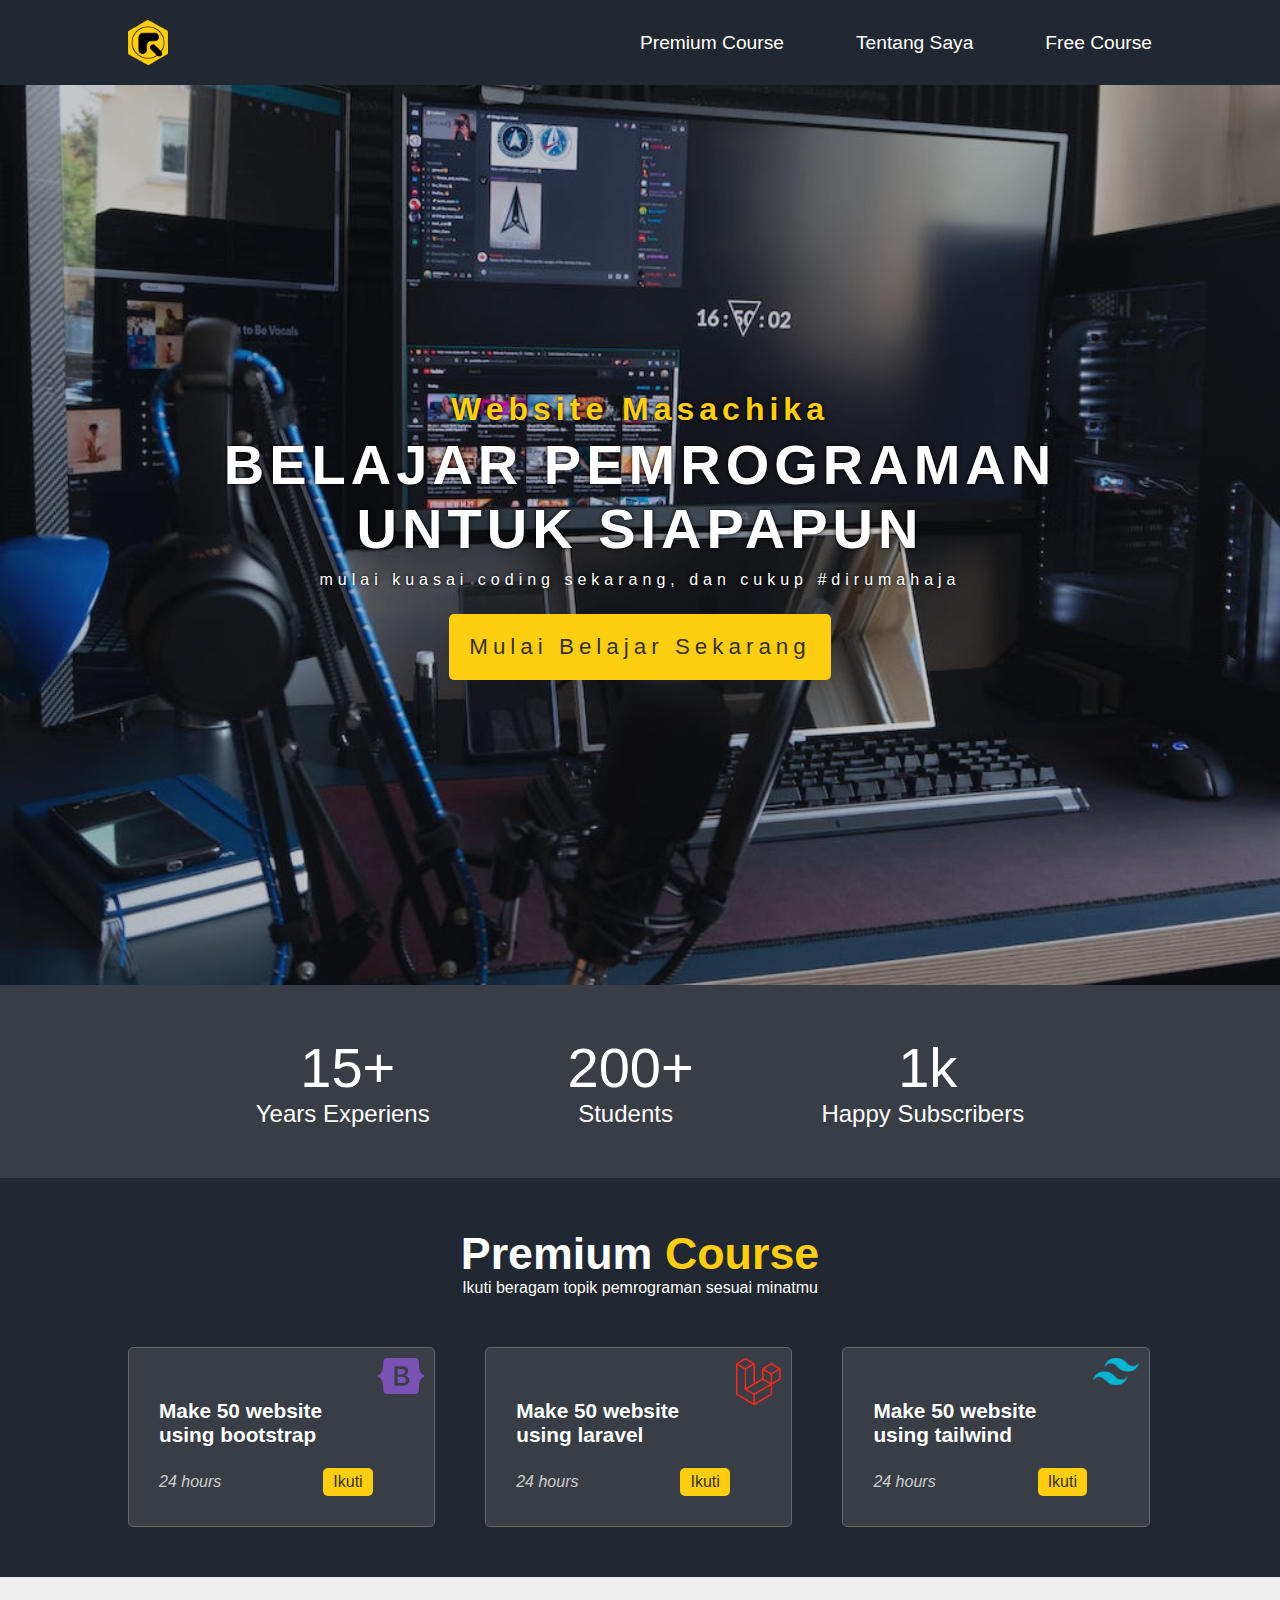
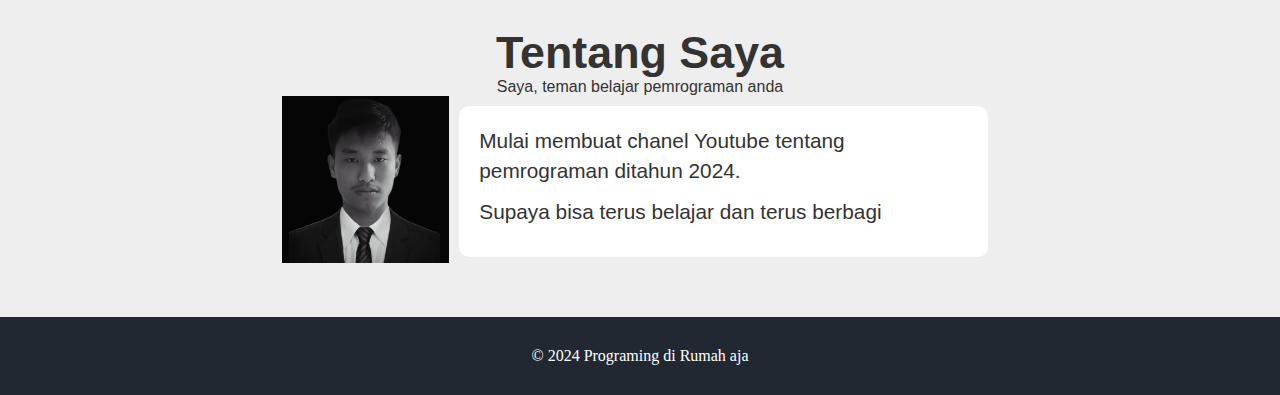
<file: index.html>
<!DOCTYPE html>
<html lang="en">
<head>
    <meta charset="UTF-8">
    <meta name="viewport" content="width=device-width, initial-scale=1.0">
    <title>Website Portofolio</title>
    <link rel="stylesheet" href="css/style.css">
    <link rel="stylesheet" href="https://cdnjs.cloudflare.com/ajax/libs/font-awesome/6.4.2/css/all.min.css" integrity="sha512-z3gLpd7yknf1YoNbCzqRKc4qyor8gaKU1qmn+CShxbuBusANI9QpRohGBreCFkKxLhei6S9CQXFEbbKuqLg0DA==" crossorigin="anonymous" referrerpolicy="no-referrer" />
</head>
<body>
    <!-- menu -->
    <nav>
        <div class="wreaper">
            <div class="logo"><img src="images/logo.png" alt=""></div>
            <div class="menu">
                <ul>
                    <li><a href='#premium-course'>Premium Course</a></li>
                    <li><a href='#tentang-saya'>Tentang Saya</a></li>
                    <li><a href='#'>Free Course</a></li>
                </ul>
            </div>
        </div>
    </nav>

    <!-- hero / jumbotron -->
     <header>
        <div class="header-opacity"></div>
        <div class="header-jumbotron">
            <h4>Website Masachika</h4>
            <h5>Belajar Pemrograman<br/> Untuk Siapapun </h5>
            <p>mulai kuasai coding sekarang, dan cukup #dirumahaja</p>
            <a href="belajar.html" class="button button-xl">Mulai Belajar Sekarang</a>
        </div>
     </header>

<!--statistic-->
     <section id="statistic">
        <div class="wreaper">
            <div>
                <p><i class="fa-solid fa-gear"></i>15+</p>
                <small>Years Experiens</small>
            </div>
            <div>
                <p><i class="fa-solid fa-graduation-cap"></i>200+</p>
                <small>Students</small>
            </div> <div>
                <p><i class="fa-brands fa-youtube"></i>1k</p>
                <small>Happy Subscribers</small>
            </div>
        </div>
     </section>
     <!--premium course-->
     <section id="premium-course">
        <div class="wreaper">
            <h3>Premium <span>Course</span></h3>
            <p>Ikuti beragam topik pemrograman sesuai minatmu</p>

            <div class="grid">
                <div class="item">
                    <img src="images/course/bootstrap.png"/>
                    <div class="item-detail">
                        <p>Make 50 website using bootstrap</p>
                        <div>
                            <small><i class="fa-solid fa-clock"></i>24 hours</small>
                            <a href="" class="button"><i class="fa-solid fa-cart-shopping"></i>Ikuti</a>
                        </div>
                    </div>
                </div>
                <div class="item">
                    <img src="images/course/laravel.png"/>
                    <div class="item-detail">
                        <p>Make 50 website using laravel</p>
                        <div>
                            <small><i class="fa-solid fa-clock"></i>24 hours</small>
                            <a href="" class="button"><i class="fa-solid fa-cart-shopping"></i>Ikuti</a>
                        </div>
                    </div>
                </div><div class="item">
                    <img src="images/course/tailwind.png"/>
                    <div class="item-detail">
                        <p>Make 50 website using tailwind</p>
                        <div>
                            <small><i class="fa-solid fa-clock"></i>24 hours</small>
                            <a href="" class="button"><i class="fa-solid fa-cart-shopping"></i>Ikuti</a>
                        </div>
                    </div>
                </div>
            </div>
           </div>    
     </section>
     <!-- tentang saya-->
      <section id="tentang-saya">
        <div class="wreaper">
            <h3>Tentang Saya</h3>
            <p>Saya, teman belajar pemrograman anda</p>
            <div>
                <div class="foto"><img src="images/profikul.png.webp" /></div>
                <div class="desc">
                    <p>Mulai membuat chanel Youtube tentang pemrograman ditahun 2024.</p>
                    <p>Supaya bisa terus belajar dan terus berbagi</p>
                    <div class="social">
                        <a href="https://www.tiktok.com/@masachika_30?_t=8rxVijQfbwl&_r=1"><i class="fa-brands fa-tiktok"></i></a>
                        <a href="https://www.instagram.com/ic.masachika/"><i class="fa-brands fa-instagram"></i></a>
                        <a href="https://github.com/johan3028"><i class="fa-brands fa-github"></i></a>
                        <a href="https://discord.gg/9hm8cfte"><i class="fa-brands fa-discord"></i></a>
                </div>
            </div>
        </div>
      </section>

      <footer>
        <div class="wreaper">&copy; 2024 Programing di Rumah aja</div>
      </footer>
</body>
</html>
</file>
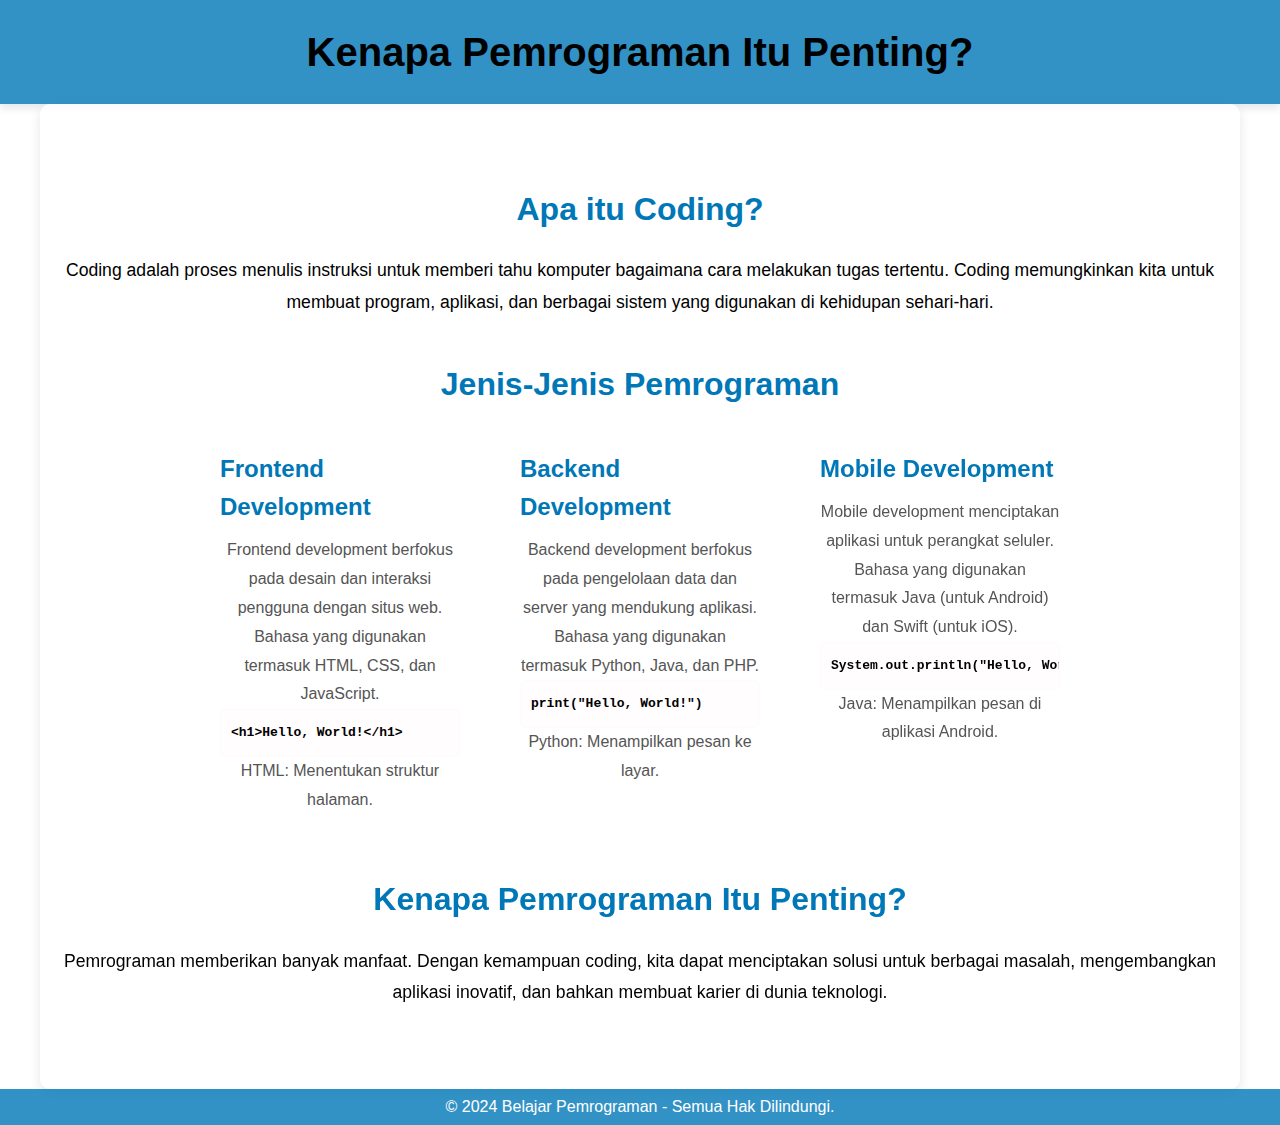
<file: belajar.html>
<!DOCTYPE html>
<html lang="id">
<head>
    <meta charset="UTF-8">
    <meta name="viewport" content="width=device-width, initial-scale=1.0">
    <title>Belajar Pemrograman</title>
    <link rel="stylesheet" href="belajar.css">
</head>
<body>
    <header>
        <h1>Kenapa Pemrograman Itu Penting?</h1>
    </header>

    <div class="content">
        <section id="coding">
            <h2>Apa itu Coding?</h2>
            <p>Coding adalah proses menulis instruksi untuk memberi tahu komputer bagaimana cara melakukan tugas tertentu. Coding memungkinkan kita untuk membuat program, aplikasi, dan berbagai sistem yang digunakan di kehidupan sehari-hari.</p>
        </section>

        <section id="jenis-pemrograman">
            <h2>Jenis-Jenis Pemrograman</h2>
            <div class="cards">
                <div class="card">
                    <h3>Frontend Development</h3>
                    <p>Frontend development berfokus pada desain dan interaksi pengguna dengan situs web. Bahasa yang digunakan termasuk HTML, CSS, dan JavaScript.</p>
                    <pre><code>&lt;h1&gt;Hello, World!&lt;/h1&gt;</code></pre>
                    <p>HTML: Menentukan struktur halaman.</p>
                </div>
                <div class="card">
                    <h3>Backend Development</h3>
                    <p>Backend development berfokus pada pengelolaan data dan server yang mendukung aplikasi. Bahasa yang digunakan termasuk Python, Java, dan PHP.</p>
                    <pre><code>print("Hello, World!")</code></pre>
                    <p>Python: Menampilkan pesan ke layar.</p>
                </div>
                <div class="card">
                    <h3>Mobile Development</h3>
                    <p>Mobile development menciptakan aplikasi untuk perangkat seluler. Bahasa yang digunakan termasuk Java (untuk Android) dan Swift (untuk iOS).</p>
                    <pre><code>System.out.println("Hello, World!");</code></pre>
                    <p>Java: Menampilkan pesan di aplikasi Android.</p>
                </div>
            </div>
        </section>

        <section id="kenapa-penting">
            <h2>Kenapa Pemrograman Itu Penting?</h2>
            <p>Pemrograman memberikan banyak manfaat. Dengan kemampuan coding, kita dapat menciptakan solusi untuk berbagai masalah, mengembangkan aplikasi inovatif, dan bahkan membuat karier di dunia teknologi.</p>
        </section>
    </div>

    <footer>
        <p>&copy; 2024 Belajar Pemrograman - Semua Hak Dilindungi.</p>
    </footer>

    <script src="belajar.html"></script>
</body>
</html>
</file>
<file: css/style.css>
html,
body {
    margin: 0px;
    padding:0px;
    font-size: 16px;
    font-family: 'Times New Roman', Times, serif;
}
.wreaper { 
    width: 1024px;
    margin:auto;
    padding: 20px 0px 20px 0px;
}

/*
* menu
*/
nav {
    background-color: #222831;
    color: #fff;
    position: sticky;
    top:0%;
    z-index: 100;
}
nav > .wreaper {
    display: flex;
    justify-content: space-between;
    font-size: 1.2rem;
    align-items: center;
}

.menu {
    width: 50%;
}

.menu > ul {
    display: flex;
    list-style-type: none;
    margin: 0px;
    padding: 0px;
    justify-content: space-between;
}

.menu > ul > li > a {
    text-decoration: none;
    color:#fff;
    font-family: "Kanit", sans-serif;
}

.logo {
    display: flex;
    align-items: center;
}

.logo > img {
    height: 45px;
}

/*
* Hero / jumbotron
*/
header {
    background: url('../images/bg-header.jpeg');
    height: 100vh;
    background-position: center center;
    background-size: cover;
    background-repeat:  no-repeat;
    position: relative;
    font-family: "Kanit", sans-serif;
    letter-spacing: 5px;
    text-shadow: 0 0 4px #000;
}
.header-opacity {
    background-color: #22283142;
    width: 100%;
    height: 100%;
    opacity: 0,7;
    position: absolute;
    top:0%
    left:0%;
}
.header-jumbotron {
    position: absolute;
    top:0%;
    left:0%;
    display: flex;
    width: 100%;
    height: 100%;
    justify-content: center;
    align-items: center;
    flex-direction: column;
    text-align: center;
}
.header-jumbotron > h4 {
    color:#ffce10;
    font-size: 2rem;
    margin: 0px;
    padding: 0px;
}
.header-jumbotron > h5 {
    color: #fff;
    margin: 0px;
    padding: 5px;
    font-size: 3.5rem;
    line-height: 4rem;
    text-transform: uppercase;
}
.header-jumbotron > p{
    padding: 5px;
    margin: 0px 5px 20px 5px;
    color:#fff;
}
a{
    text-decoration: none;
    color:#333;
    text-shadow:none;
}


.button {
    background-color:#ffce10;
    padding: 5px 10px 5px 10px;
    border-radius: 5px;
    font-family: "Kanit", sans-serif;
}

.button-xl{
    font-size: 1.4rem;
    padding:20px;
}

/*
* statistic
*/

#statistic {
    background-color: #393e46;
    color: #fff;
    font-family: "Kanit", sans-serif;
}

#statistic > .wreaper {
    padding: 50px;
    width: 80%;
    display: flex;
    justify-content: space-evenly;
}


#statistic > .wreaper > div {
    text-align: center;

}


#statistic > .wreaper > div > p{
    font-size: 3.5rem;
    margin: 0px;
    padding: 0px;
}

#statistic > .wreaper > div > p > i {
    margin-right: 10px;
    font-size: 3.5rem;
}

#statistic > .wreaper > div > small{
    font-size: 1.5rem;
}

/*
* premium course
*/

#premium-course {
    background-color: #222831;
    color: #fff;
}

#premium-course > .wreaper{
    padding: 50px 0px 50px 0px;
}

#premium-course > .wreaper > h3 {
    text-align: center;
    font-size: 2.8rem;
    margin: 0px;
    padding: 0px;
    font-family: "Kanit", sans-serif;
}
#premium-course > .wreaper > h3 > span {
    color: #ffce10;
}

#premium-course > .wreaper > p{
    text-align: center;
    margin: 0px;
    padding: 0px;
    font-family: "Kanit", sans-serif;
    margin-bottom: 50px;
}

.grid {
    display: grid;
    grid-template-columns: 30% 30% 30%;
    grid-gap: 50px;
    font-family: "Kanit", sans-serif;

}
.grid > .item {
border: 1px solid #666;
background-color: #393e46;
border-radius: 5px;
position: relative;
}
.grid > .item > img { 
width: 15%;
position: absolute;
top: 10px;
right: 10px;
}

.grid > .item > .item-detail {
    padding: 30px;
    font-size: 1.3rem;
    font-weight: bold;
    width: 70%;
}

.grid > .item > .item-detail > div {
    display: flex;
    justify-content: space-between;
    align-items: center;
}
.grid > .item > .item-detail > div > small {
    color: #ccc;
    font-size: 1rem;
    font-style: italic;
    font-weight: normal;
}
.grid > .item > .item-detail > div > a {
    font-size: 1rem;
    color: #333;
    font-weight: normal;
}
/*
* tentang saya
*/


#tentang-saya {
    background-color: #EEEEEE;
    color: #333;
}

#tentang-saya > .wreaper{
    padding: 50px 0px 50px 0px;
}

#tentang-saya > .wreaper > h3 {
    text-align: center;
    font-size: 2.8rem;
    margin: 0px;
    padding: 0px;
    font-family: "Kanit", sans-serif;
}
#tentang-saya > .wreaper > p{
    text-align: center;
    margin: 0px;
    padding: 0px;
    font-family: "Kanit", sans-serif;
}

#tentang-saya > .wreaper > div {
    display: flex;
    width: 70%;
    margin: auto;
    justify-content: space-between;
    align-items: center;
}

#tentang-saya > .wreaper > div > .foto{
    width: 24%;
  

}

#tentang-saya > .wreaper > div > .foto > img {
    max-width: 100%;
}

#tentang-saya > .wreaper > div > .desc {
    width: 70%;
    padding: 20px;
    margin: 10px;
    background-color: #fff;
    border-radius: 10px;
    font-family: "Kanit", sans-serif;
}

#tentang-saya > .wreaper > div > .desc > p {
    margin: 0px 0px 10px 0px;
    font-size: 1.3rem;
    line-height: 1.9rem;
}

#tentang-saya > .wreaper > div > .desc > .social {
    display: flex;
    width: 30%;
    justify-content: space-between;
    font-size: 1.3rem;
}
#tentang-saya > .wreaper > div > .desc > .social > a {
color: #00adb5;
}

/*
* copyright
*/

footer{
    background-color: #222831;
    color: #fff;
    text-align: center;
}

footer > .wreaper{
    padding: 30px 0px 30px 0px;
}
</file>
<file: belajar.css>
* {
    margin: 0;
    padding: 0;
    box-sizing: border-box;
}

body {
    font-family: 'Arial', sans-serif;
    background: url('https://www.example.com/background-image.jpg') no-repeat center center fixed;
    background-size: cover;
    color: #000000;
    line-height: 1.6;
    height: 100vh;
}

header {
    background-color: rgba(0, 119, 182, 0.8);
    color: rgb(0, 0, 0);
    text-align: center;
    padding: 20px;
    box-shadow: 0 4px 8px rgba(0, 0, 0, 0.1);
}

header h1 {
    font-size: 2.5rem;
}

.content {
    padding: 40px 20px;
    max-width: 1200px;
    margin: 0 auto;
    background-color: rgba(255, 255, 255, 0.8);
    border-radius: 10px;
    box-shadow: 0 4px 12px rgba(0, 0, 0, 0.1);
}

section {
    margin: 40px 0;
}

section h2 {
    font-size: 2rem;
    margin-bottom: 20px;
    color: #0077b6;
    text-align: center;
}

section p {
    font-size: 1.1rem;
    line-height: 1.8;
    text-align: center;
}

.cards {
    display: flex;
    justify-content: center;
    gap: 20px;
}

.card {
    background-color: #ffffff;
    padding: 20px;
    border-radius: 8px;
    box-shadow: 0 4px 12px rgba(255, 252, 252, 0.1);
    width: 280px;
    transition: transform 0.3s ease, box-shadow 0.3s ease;
}

.card:hover {
    transform: translateY(-10px);
    box-shadow: 0 8px 20px rgba(0, 0, 0, 0.2);
}

.card h3 {
    font-size: 1.5rem;
    color: #0077b6;
    margin-bottom: 10px;
}

.card p {
    font-size: 1rem;
    color: #555;
}

.card pre {
    background-color: #fffdfd;
    border: 1px solid #fffbfb;
    padding: 10px;
    border-radius: 5px;
    font-family: 'Courier New', Courier, monospace;
    overflow-x: auto;
    font-weight: bold;
}

footer {
    background-color: rgba(0, 119, 182, 0.8);
    color: white;
    text-align: center;
    padding: 5px 0;
    position: absolute;
    bottom: 10;
    width: 100%;
}

footer p {
    font-size: 1rem;
}

@media screen and (max-width: 768px) {
    .cards {
        flex-direction: column;
        align-items: center;
    }
}
</file>
